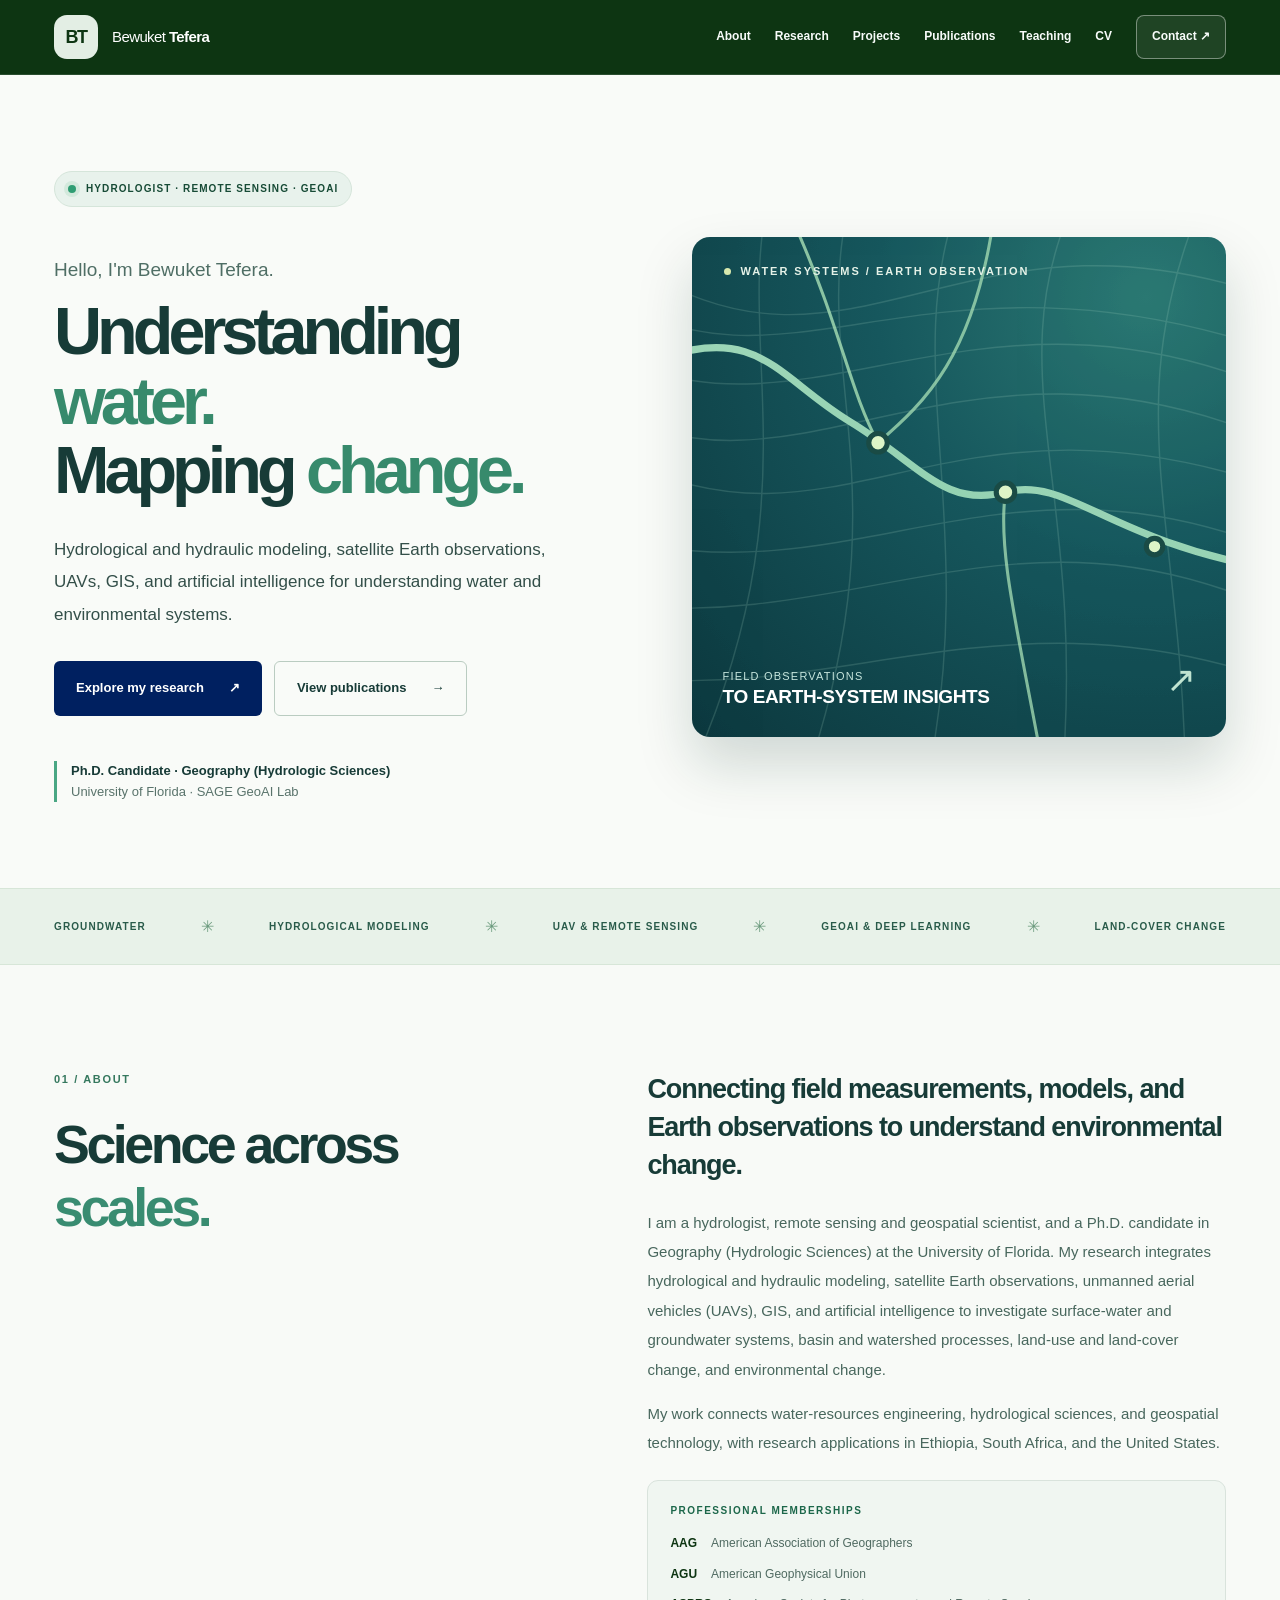
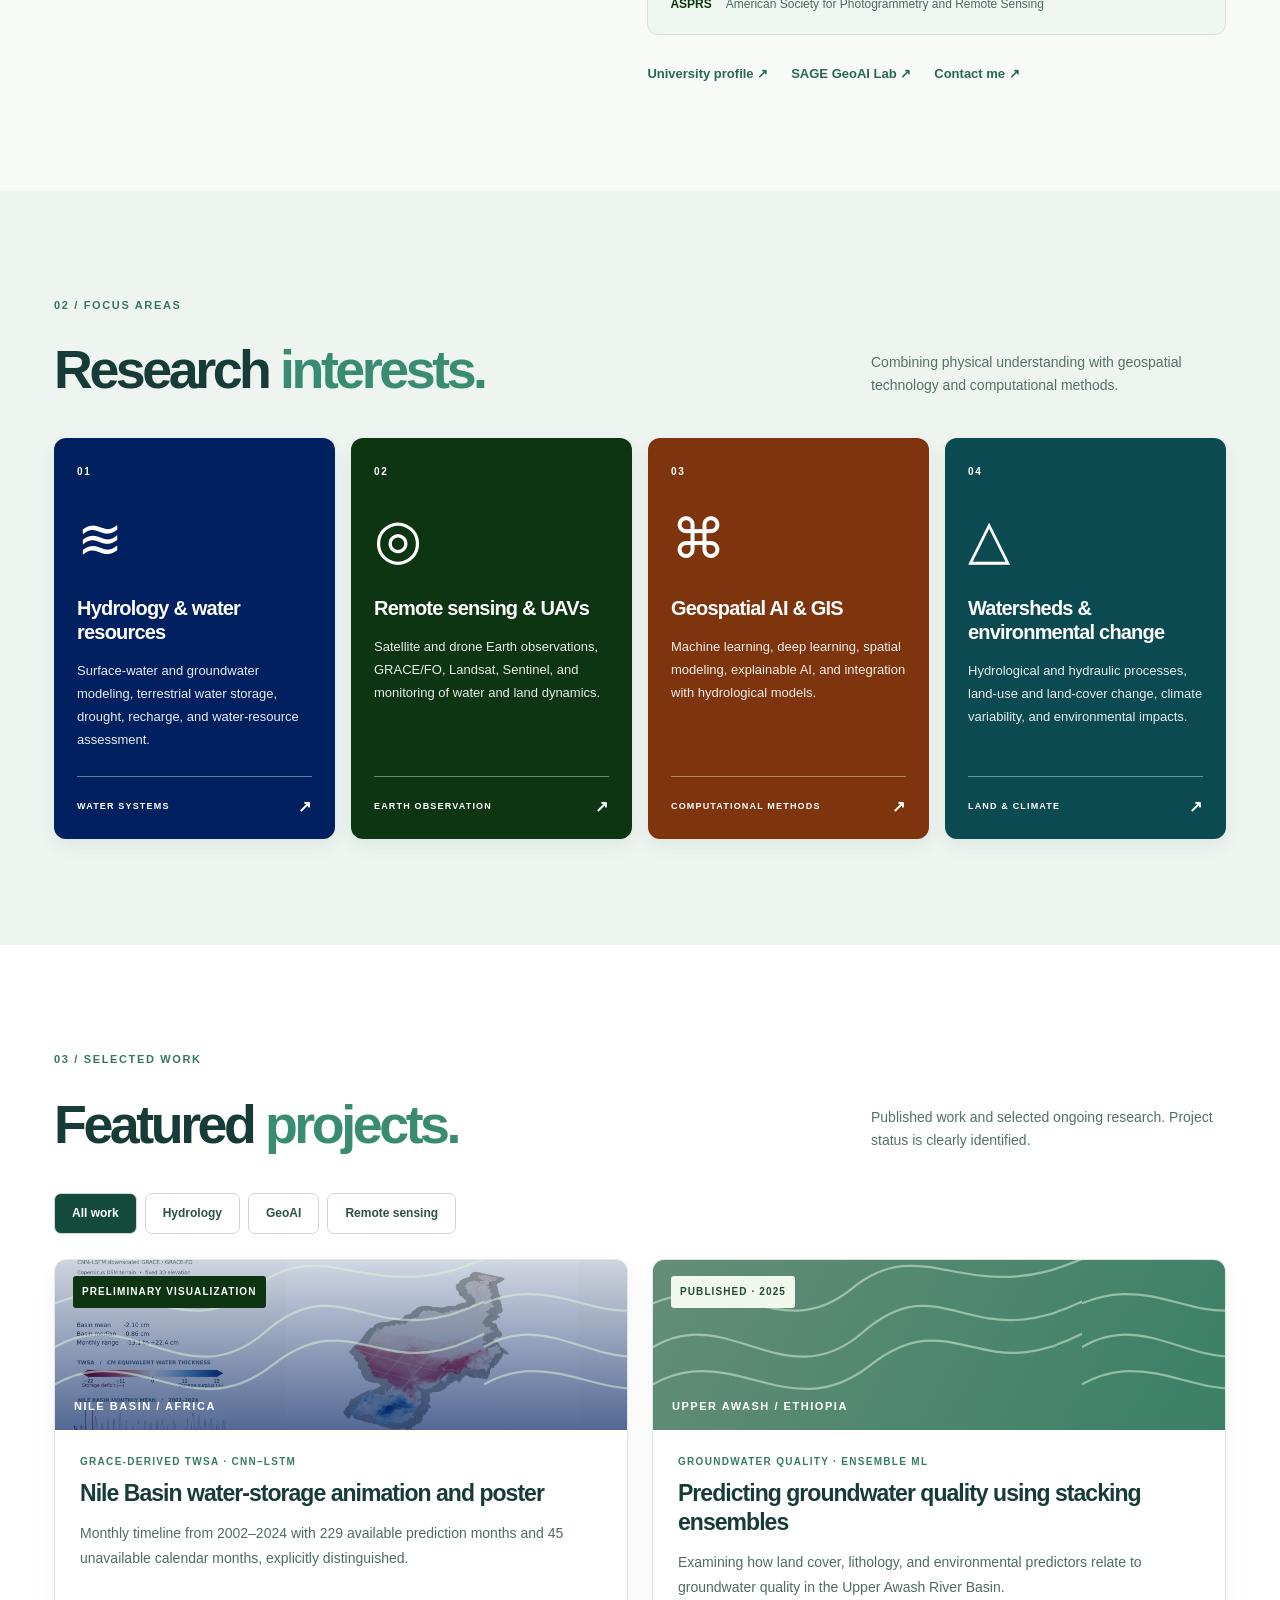
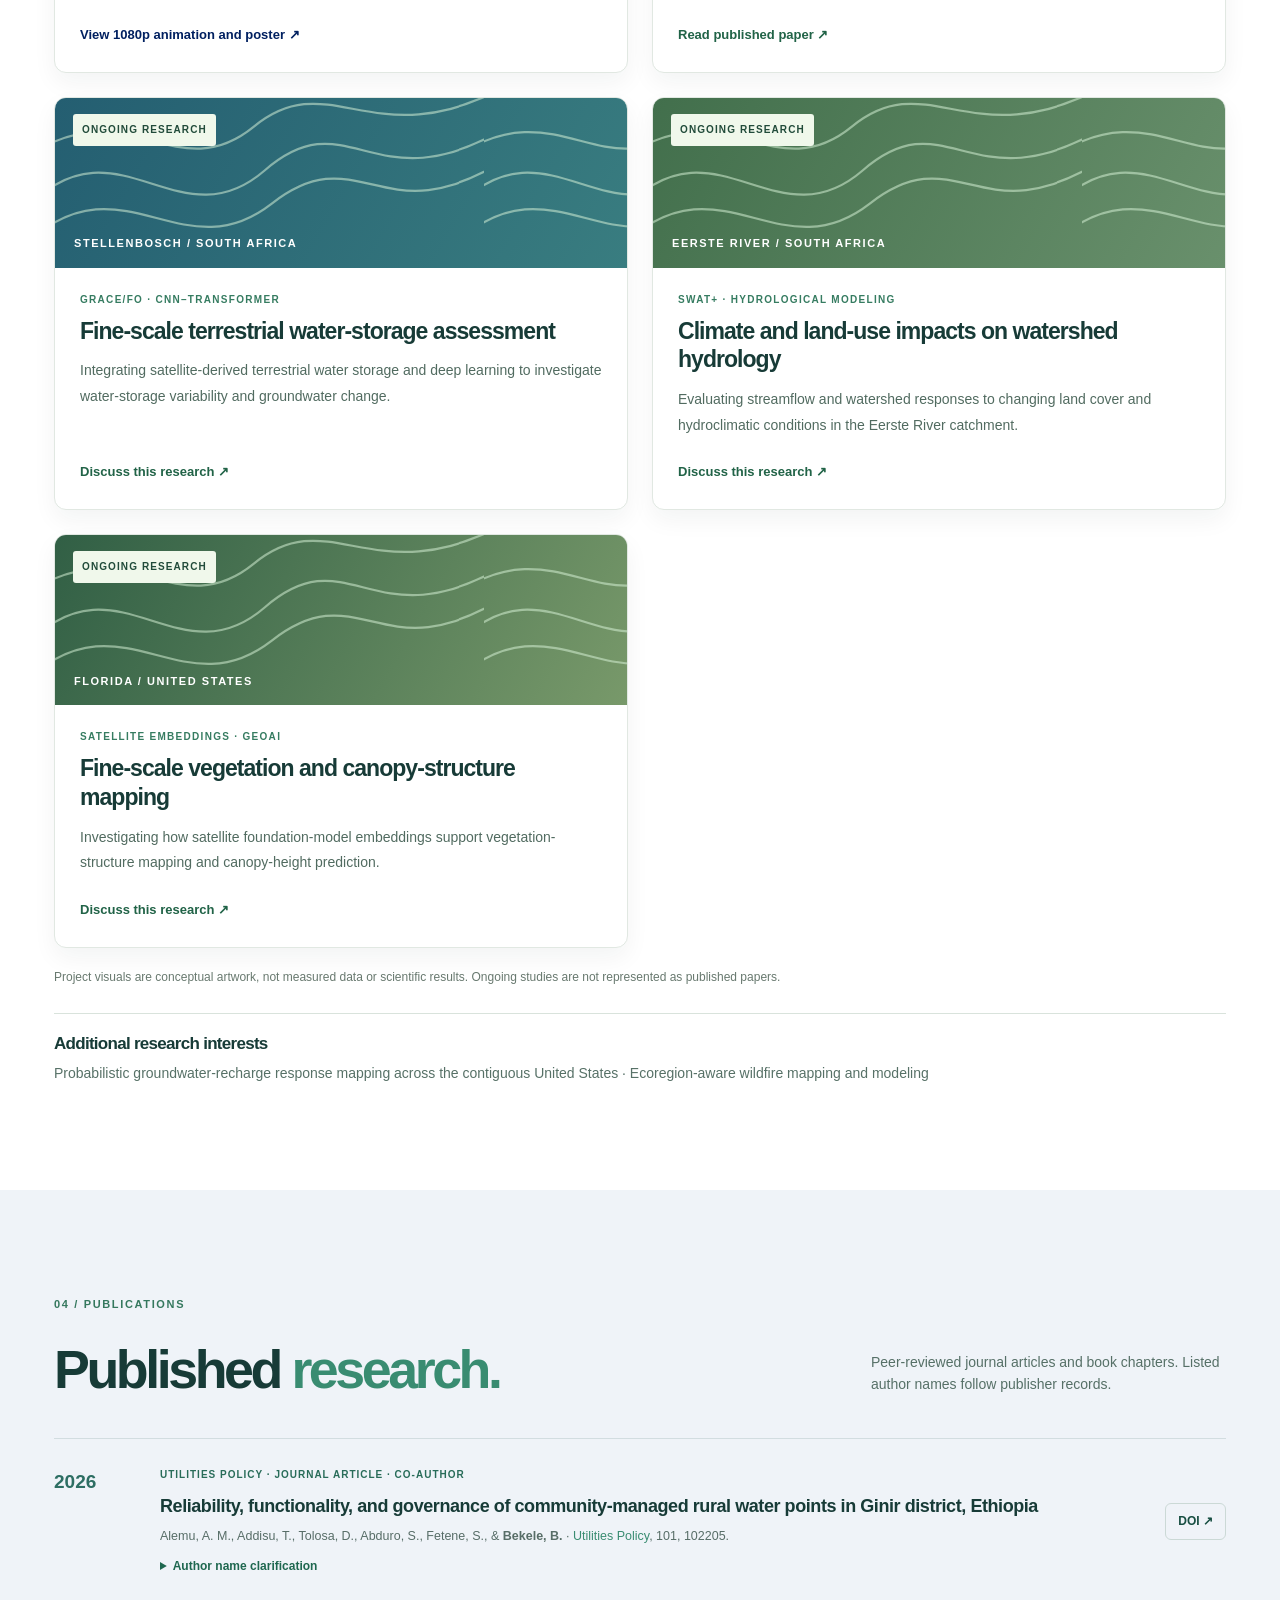
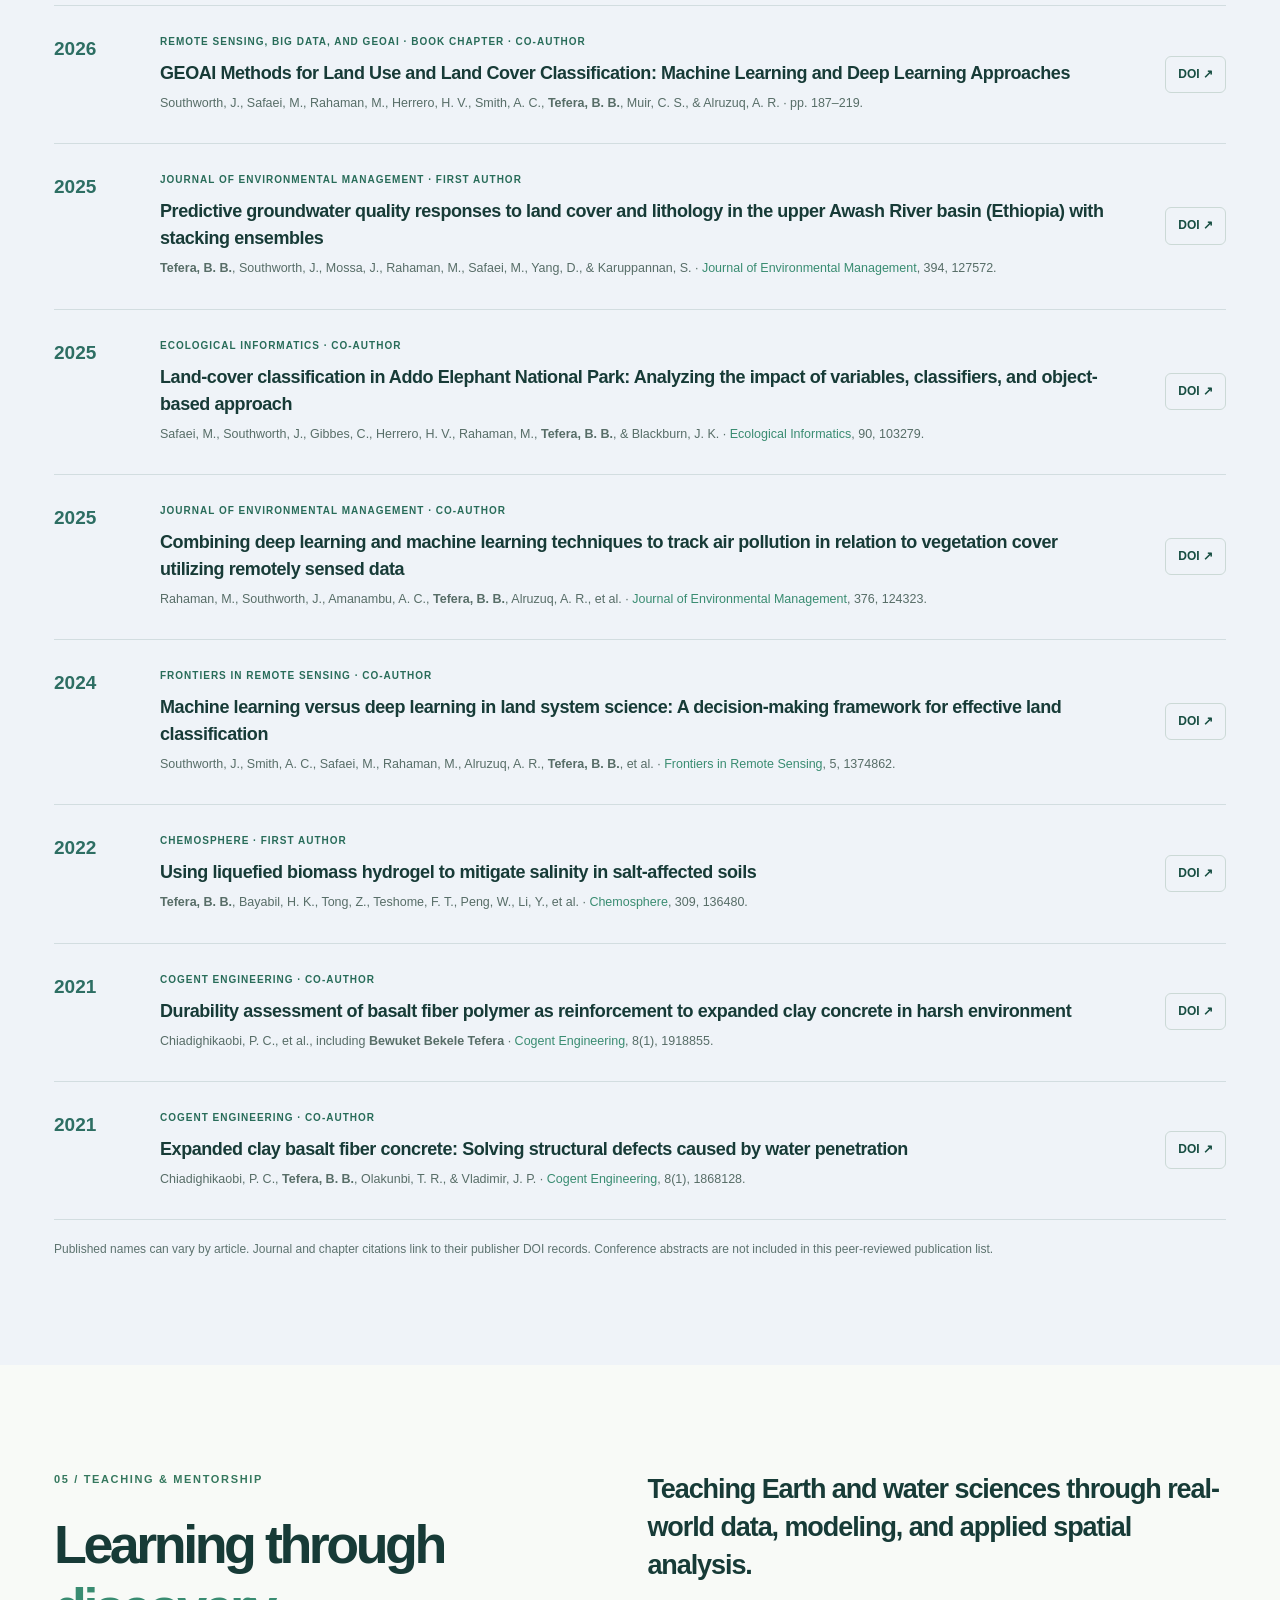
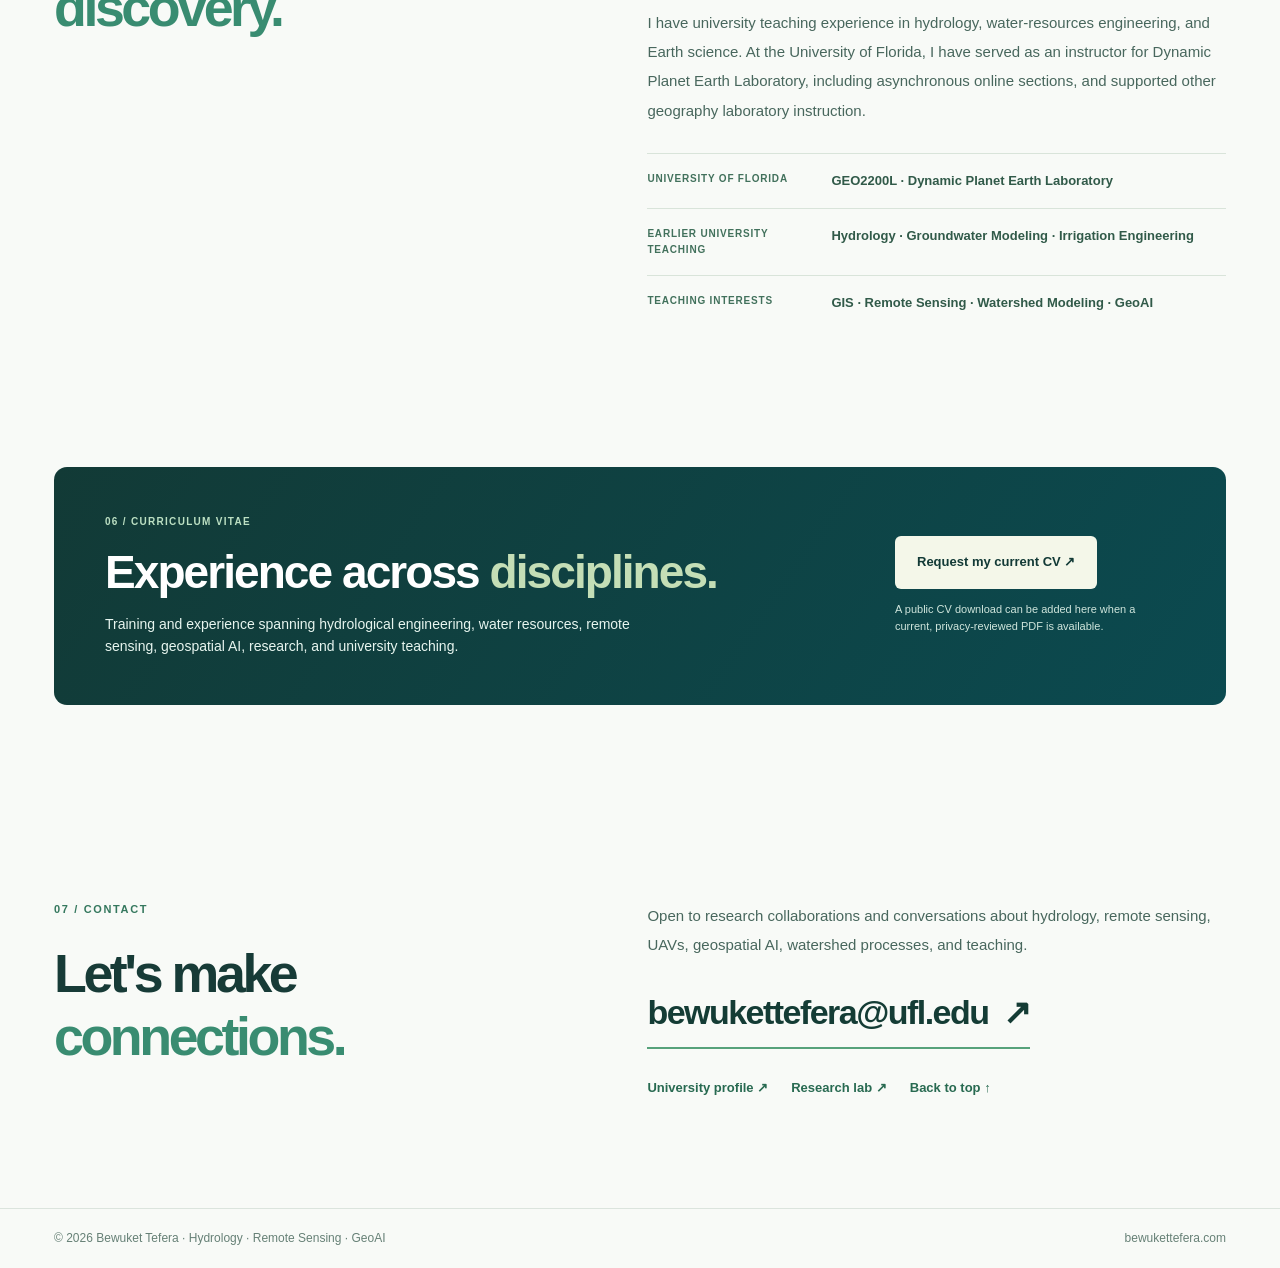
<file: index.html>
<!doctype html>
<html lang="en">
<head>
  <meta charset="utf-8">
  <meta name="viewport" content="width=device-width, initial-scale=1">
  <meta name="theme-color" content="#0D3512">
  <meta name="description" content="Bewuket Tefera is a hydrologist, remote sensing and geospatial scientist, and Ph.D. candidate at the University of Florida. Research in hydrological and hydraulic modeling, UAVs, Earth observation, GIS, and GeoAI.">
  <meta property="og:type" content="website">
  <meta property="og:title" content="Bewuket Tefera | Hydrology, Remote Sensing & GeoAI">
  <meta property="og:description" content="Hydrology, hydraulic modeling, UAVs, Earth observations, GIS and geospatial artificial intelligence.">
  <meta property="og:url" content="https://bewukettefera.com/">
  <link rel="canonical" href="https://bewukettefera.com/">
  <link rel="icon" href="data:image/svg+xml,%3Csvg xmlns='http://www.w3.org/2000/svg' viewBox='0 0 64 64'%3E%3Crect width='64' height='64' rx='14' fill='%230D3512'/%3E%3Ctext x='32' y='43' font-family='Arial' font-weight='bold' font-size='28' text-anchor='middle' fill='white'%3EBT%3C/text%3E%3C/svg%3E">
  <title>Bewuket Tefera | Hydrology · Remote Sensing · GeoAI</title>
  <link rel="stylesheet" href="portfolio-2026.css">
  <script defer src="portfolio-2026.js"></script>
  <script type="application/ld+json">{"@context":"https://schema.org","@type":"Person","name":"Bewuket Tefera","alternateName":["Bewuket B. Tefera","Bewuket Bekele Tefera","Bewuket Bekele"],"url":"https://bewukettefera.com/","affiliation":{"@type":"CollegeOrUniversity","name":"University of Florida"},"description":"Hydrologist, remote sensing and geospatial scientist working in hydrological modeling, Earth observation, GIS, UAVs and GeoAI."}</script>
<link rel="stylesheet" href="/assets/nile-grace/home-card.css">
</head>
<body>
<a class="skip-link" href="#main">Skip to main content</a>
<header class="site-header" id="top">
  <div class="wrap header-inner">
    <a class="brand" href="#top" aria-label="Bewuket Tefera home">
      <span class="brand-mark">BT</span><span class="brand-name">Bewuket <strong>Tefera</strong></span>
    </a>
    <button type="button" class="menu-button" aria-expanded="false" aria-controls="main-nav" aria-label="Open navigation menu">
      <span></span><span></span><span></span>
    </button>
    <nav id="main-nav" class="primary-nav" aria-label="Main navigation">
      <a href="#about">About</a><a href="#research">Research</a><a href="#projects">Projects</a><a href="#publications">Publications</a><a href="#teaching">Teaching</a><a href="#cv">CV</a><a class="nav-contact" href="#contact">Contact <span aria-hidden="true">↗</span></a>
    </nav>
  </div>
</header>
<main id="main">
  <section class="hero section" aria-labelledby="hero-heading">
    <div class="wrap hero-grid">
      <div class="hero-copy">
        <div class="eyebrow-pill"><span class="status-dot"></span> HYDROLOGIST · REMOTE SENSING · GEOAI</div>
        <p class="hero-greeting">Hello, I'm Bewuket Tefera.</p>
        <h1 id="hero-heading">Understanding <span>water.</span><br>Mapping <span>change.</span></h1>
        <p class="hero-intro">Hydrological and hydraulic modeling, satellite Earth observations, UAVs, GIS, and artificial intelligence for understanding water and environmental systems.</p>
        <div class="hero-actions"><a class="button button-navy" href="#research">Explore my research <span aria-hidden="true">↗</span></a><a class="button button-outline" href="#publications">View publications <span aria-hidden="true">→</span></a></div>
        <div class="hero-affiliation"><strong>Ph.D. Candidate · Geography (Hydrologic Sciences)</strong><br>University of Florida · SAGE GeoAI Lab</div>
      </div>
      <div class="hero-art" role="img" aria-label="Conceptual illustration of watershed contours and river connections; not measured scientific data">
        <div class="art-topline">WATER SYSTEMS / EARTH OBSERVATION</div>
        <svg class="topo-art" viewBox="0 0 520 490" aria-hidden="true" focusable="false" preserveAspectRatio="xMidYMid slice">
          <defs><linearGradient id="flowg" x1="0" x2="1" y1="1" y2="0"><stop offset="0" stop-color="#80c8a7"/><stop offset="1" stop-color="#b2e0c3"/></linearGradient></defs>
          <g fill="none" stroke="#B2DFCA" opacity=".17" stroke-width="1.4">
            <path d="M-70 20 C160 180 260 -60 590 70"/><path d="M-80 60 C100 170 230 -10 590 120"/><path d="M-70 120 C120 210 290 15 600 165"/><path d="M-80 170 C110 275 270 55 600 215"/><path d="M-65 220 C160 325 250 120 610 260"/><path d="M-50 300 C175 345 320 190 600 320"/><path d="M-70 360 C175 385 330 240 600 380"/><path d="M-60 430 C150 455 330 330 610 450"/>
            <path d="M75 -40 C40 110 120 250 0 520"/><path d="M155 -40 C110 130 210 240 110 530"/><path d="M260 -35 C200 125 280 275 230 525"/><path d="M380 -50 C290 125 385 240 360 530"/><path d="M495 -30 C415 165 475 275 480 520"/>
          </g>
          <path d="M-30 120 C65 86 85 140 153 181 S245 266 305 250 S405 297 560 324" stroke="url(#flowg)" stroke-width="7" fill="none" stroke-linecap="round"/>
          <path d="M100 -10 C145 91 153 150 181 202" stroke="#a8e0b6" stroke-width="3" fill="none" opacity=".8"/><path d="M294 -20 C275 118 226 163 181 202" stroke="#a8e0b6" stroke-width="3" fill="none" opacity=".75"/><path d="M340 510 C316 380 297 305 305 250" stroke="#a8e0b6" stroke-width="3" fill="none" opacity=".75"/>
          <g fill="#ddf4c7" stroke="#1a4b45" stroke-width="5"><circle cx="181" cy="202" r="9"/><circle cx="305" cy="250" r="9"/><circle cx="450" cy="303" r="8"/></g>
        </svg>
        <div class="art-bottomline"><span>FIELD OBSERVATIONS<br><strong>TO EARTH-SYSTEM INSIGHTS</strong></span><span class="art-symbol" aria-hidden="true">↗</span></div>
      </div>
    </div>
  </section>
  <div class="expertise-strip" aria-label="Areas of expertise"><div class="wrap expertise-list"><span>GROUNDWATER</span><i aria-hidden="true">✳</i><span>HYDROLOGICAL MODELING</span><i aria-hidden="true">✳</i><span>UAV & REMOTE SENSING</span><i aria-hidden="true">✳</i><span>GEOAI & DEEP LEARNING</span><i aria-hidden="true">✳</i><span>LAND-COVER CHANGE</span></div></div>
  <section class="section about-section" id="about" aria-labelledby="about-heading">
    <div class="wrap two-col"><div><p class="section-kicker">01 / ABOUT</p><h2 id="about-heading">Science across <em>scales.</em></h2></div>
      <div class="section-body"><h3>Connecting field measurements, models, and Earth observations to understand environmental change.</h3>
        <p>I am a hydrologist, remote sensing and geospatial scientist, and a Ph.D. candidate in Geography (Hydrologic Sciences) at the University of Florida. My research integrates hydrological and hydraulic modeling, satellite Earth observations, unmanned aerial vehicles (UAVs), GIS, and artificial intelligence to investigate surface-water and groundwater systems, basin and watershed processes, land-use and land-cover change, and environmental change.</p>
        <p>My work connects water-resources engineering, hydrological sciences, and geospatial technology, with research applications in Ethiopia, South Africa, and the United States.</p>
        <div class="association-box"><p class="association-title">PROFESSIONAL MEMBERSHIPS</p><div class="association-list"><a href="https://www.aag.org/" target="_blank" rel="noopener noreferrer">AAG <span>American Association of Geographers</span></a><a href="https://www.agu.org/" target="_blank" rel="noopener noreferrer">AGU <span>American Geophysical Union</span></a><a href="https://www.asprs.org/" target="_blank" rel="noopener noreferrer">ASPRS <span>American Society for Photogrammetry and Remote Sensing</span></a></div></div>
        <div class="text-links"><a href="https://geog.ufl.edu/directory/bewuket-tefera/" target="_blank" rel="noopener noreferrer">University profile ↗</a><a href="https://geog.ufl.edu/sage-lab/" target="_blank" rel="noopener noreferrer">SAGE GeoAI Lab ↗</a><a href="#contact">Contact me ↗</a></div>
      </div>
    </div>
  </section>
  <section class="section focus-section" id="research" aria-labelledby="research-heading"><div class="wrap">
    <div class="section-head"><div><p class="section-kicker">02 / FOCUS AREAS</p><h2 id="research-heading">Research <em>interests.</em></h2></div><p>Combining physical understanding with geospatial technology and computational methods.</p></div>
    <div class="focus-grid">
      <article class="focus-card navy"><span class="focus-number">01</span><span class="focus-icon" aria-hidden="true">≋</span><h3>Hydrology & water resources</h3><p>Surface-water and groundwater modeling, terrestrial water storage, drought, recharge, and water-resource assessment.</p><div class="focus-footer">WATER SYSTEMS <span aria-hidden="true">↗</span></div></article>
      <article class="focus-card green"><span class="focus-number">02</span><span class="focus-icon" aria-hidden="true">◎</span><h3>Remote sensing & UAVs</h3><p>Satellite and drone Earth observations, GRACE/FO, Landsat, Sentinel, and monitoring of water and land dynamics.</p><div class="focus-footer">EARTH OBSERVATION <span aria-hidden="true">↗</span></div></article>
      <article class="focus-card brown"><span class="focus-number">03</span><span class="focus-icon" aria-hidden="true">⌘</span><h3>Geospatial AI & GIS</h3><p>Machine learning, deep learning, spatial modeling, explainable AI, and integration with hydrological models.</p><div class="focus-footer">COMPUTATIONAL METHODS <span aria-hidden="true">↗</span></div></article>
      <article class="focus-card teal"><span class="focus-number">04</span><span class="focus-icon" aria-hidden="true">△</span><h3>Watersheds & environmental change</h3><p>Hydrological and hydraulic processes, land-use and land-cover change, climate variability, and environmental impacts.</p><div class="focus-footer">LAND & CLIMATE <span aria-hidden="true">↗</span></div></article>
    </div>
  </div></section>
  <section class="section projects-section" id="projects" aria-labelledby="projects-heading"><div class="wrap">
    <div class="section-head"><div><p class="section-kicker">03 / SELECTED WORK</p><h2 id="projects-heading">Featured <em>projects.</em></h2></div><p>Published work and selected ongoing research. Project status is clearly identified.</p></div>
    <div class="filter-bar" role="group" aria-label="Filter projects"><button class="filter active" type="button" data-filter="all" aria-pressed="true">All work</button><button class="filter" type="button" data-filter="hydrology" aria-pressed="false">Hydrology</button><button class="filter" type="button" data-filter="geoai" aria-pressed="false">GeoAI</button><button class="filter" type="button" data-filter="remote" aria-pressed="false">Remote sensing</button></div>
    <div class="project-grid">
<!-- NILE_GRACE_PROJECT_START -->
<article class="project-card nile-grace-card" data-tags="hydrology geoai remote">
  <div class="project-visual nile-grace-visual">
    <span class="project-status">PRELIMINARY VISUALIZATION</span>
    <span class="visual-caption">NILE BASIN / AFRICA</span>
  </div>
  <div class="project-content">
    <p class="project-topic">GRACE-DERIVED TWSA · CNN–LSTM</p>
    <h3>Nile Basin water-storage animation and poster</h3>
    <p>Monthly timeline from 2002–2024 with 229 available prediction months and 45 unavailable calendar months, explicitly distinguished.</p>
    <a href="/nile-grace.html">View 1080p animation and poster ↗</a>
  </div>
</article>
<!-- NILE_GRACE_PROJECT_END -->

      <article class="project-card" data-tags="hydrology geoai"><div class="project-visual visual-awash"><span class="project-status">PUBLISHED · 2025</span><span class="visual-caption">UPPER AWASH / ETHIOPIA</span></div><div class="project-content"><p class="project-topic">GROUNDWATER QUALITY · ENSEMBLE ML</p><h3>Predicting groundwater quality using stacking ensembles</h3><p>Examining how land cover, lithology, and environmental predictors relate to groundwater quality in the Upper Awash River Basin.</p><a href="https://doi.org/10.1016/j.jenvman.2025.127572" target="_blank" rel="noopener noreferrer">Read published paper ↗</a></div></article>
      <article class="project-card" data-tags="hydrology geoai remote"><div class="project-visual visual-storage"><span class="project-status">ONGOING RESEARCH</span><span class="visual-caption">STELLENBOSCH / SOUTH AFRICA</span></div><div class="project-content"><p class="project-topic">GRACE/FO · CNN–TRANSFORMER</p><h3>Fine-scale terrestrial water-storage assessment</h3><p>Integrating satellite-derived terrestrial water storage and deep learning to investigate water-storage variability and groundwater change.</p><a href="#contact">Discuss this research ↗</a></div></article>
      <article class="project-card" data-tags="hydrology"><div class="project-visual visual-watershed"><span class="project-status">ONGOING RESEARCH</span><span class="visual-caption">EERSTE RIVER / SOUTH AFRICA</span></div><div class="project-content"><p class="project-topic">SWAT+ · HYDROLOGICAL MODELING</p><h3>Climate and land-use impacts on watershed hydrology</h3><p>Evaluating streamflow and watershed responses to changing land cover and hydroclimatic conditions in the Eerste River catchment.</p><a href="#contact">Discuss this research ↗</a></div></article>
      <article class="project-card" data-tags="geoai remote"><div class="project-visual visual-vegetation"><span class="project-status">ONGOING RESEARCH</span><span class="visual-caption">FLORIDA / UNITED STATES</span></div><div class="project-content"><p class="project-topic">SATELLITE EMBEDDINGS · GEOAI</p><h3>Fine-scale vegetation and canopy-structure mapping</h3><p>Investigating how satellite foundation-model embeddings support vegetation-structure mapping and canopy-height prediction.</p><a href="#contact">Discuss this research ↗</a></div></article>
    </div>
    <p class="project-note">Project visuals are conceptual artwork, not measured data or scientific results. Ongoing studies are not represented as published papers.</p>
    <div class="extra-research"><h3>Additional research interests</h3><p>Probabilistic groundwater-recharge response mapping across the contiguous United States · Ecoregion-aware wildfire mapping and modeling</p></div>
  </div></section>
  <section class="section publications-section" id="publications" aria-labelledby="pub-heading"><div class="wrap">
    <div class="section-head"><div><p class="section-kicker">04 / PUBLICATIONS</p><h2 id="pub-heading">Published <em>research.</em></h2></div><p>Peer-reviewed journal articles and book chapters. Listed author names follow publisher records.</p></div>
    <ol class="publication-list">
      <li class="pub-item"><div class="pub-year">2026</div><div class="pub-content"><div class="pub-meta">UTILITIES POLICY · JOURNAL ARTICLE · CO-AUTHOR</div><h3>Reliability, functionality, and governance of community-managed rural water points in Ginir district, Ethiopia</h3><p>Alemu, A. M., Addisu, T., Tolosa, D., Abduro, S., Fetene, S., &amp; <strong>Bekele, B.</strong> · <em>Utilities Policy</em>, 101, 102205.</p><details class="pub-note"><summary>Author name clarification</summary><p>The publisher lists the final author as “Bewuket Bekele.” This publication is part of my research record; I use the professional name Bewuket B. Tefera.</p></details></div><a class="doi-link" href="https://doi.org/10.1016/j.jup.2026.102205" target="_blank" rel="noopener noreferrer" aria-label="DOI for 2026 rural water points article">DOI ↗</a></li>
      <li class="pub-item"><div class="pub-year">2026</div><div class="pub-content"><div class="pub-meta">REMOTE SENSING, BIG DATA, AND GEOAI · BOOK CHAPTER · CO-AUTHOR</div><h3>GEOAI Methods for Land Use and Land Cover Classification: Machine Learning and Deep Learning Approaches</h3><p>Southworth, J., Safaei, M., Rahaman, M., Herrero, H. V., Smith, A. C., <strong>Tefera, B. B.</strong>, Muir, C. S., &amp; Alruzuq, A. R. · pp. 187–219.</p></div><a class="doi-link" href="https://doi.org/10.1016/B978-0-443-26741-3.00011-8" target="_blank" rel="noopener noreferrer" aria-label="DOI for 2026 GeoAI chapter">DOI ↗</a></li>
      <li class="pub-item"><div class="pub-year">2025</div><div class="pub-content"><div class="pub-meta">JOURNAL OF ENVIRONMENTAL MANAGEMENT · FIRST AUTHOR</div><h3>Predictive groundwater quality responses to land cover and lithology in the upper Awash River basin (Ethiopia) with stacking ensembles</h3><p><strong>Tefera, B. B.</strong>, Southworth, J., Mossa, J., Rahaman, M., Safaei, M., Yang, D., &amp; Karuppannan, S. · <em>Journal of Environmental Management</em>, 394, 127572.</p></div><a class="doi-link" href="https://doi.org/10.1016/j.jenvman.2025.127572" target="_blank" rel="noopener noreferrer">DOI ↗</a></li>
      <li class="pub-item"><div class="pub-year">2025</div><div class="pub-content"><div class="pub-meta">ECOLOGICAL INFORMATICS · CO-AUTHOR</div><h3>Land-cover classification in Addo Elephant National Park: Analyzing the impact of variables, classifiers, and object-based approach</h3><p>Safaei, M., Southworth, J., Gibbes, C., Herrero, H. V., Rahaman, M., <strong>Tefera, B. B.</strong>, &amp; Blackburn, J. K. · <em>Ecological Informatics</em>, 90, 103279.</p></div><a class="doi-link" href="https://doi.org/10.1016/j.ecoinf.2025.103279" target="_blank" rel="noopener noreferrer">DOI ↗</a></li>
      <li class="pub-item"><div class="pub-year">2025</div><div class="pub-content"><div class="pub-meta">JOURNAL OF ENVIRONMENTAL MANAGEMENT · CO-AUTHOR</div><h3>Combining deep learning and machine learning techniques to track air pollution in relation to vegetation cover utilizing remotely sensed data</h3><p>Rahaman, M., Southworth, J., Amanambu, A. C., <strong>Tefera, B. B.</strong>, Alruzuq, A. R., et al. · <em>Journal of Environmental Management</em>, 376, 124323.</p></div><a class="doi-link" href="https://doi.org/10.1016/j.jenvman.2025.124323" target="_blank" rel="noopener noreferrer">DOI ↗</a></li>
      <li class="pub-item"><div class="pub-year">2024</div><div class="pub-content"><div class="pub-meta">FRONTIERS IN REMOTE SENSING · CO-AUTHOR</div><h3>Machine learning versus deep learning in land system science: A decision-making framework for effective land classification</h3><p>Southworth, J., Smith, A. C., Safaei, M., Rahaman, M., Alruzuq, A. R., <strong>Tefera, B. B.</strong>, et al. · <em>Frontiers in Remote Sensing</em>, 5, 1374862.</p></div><a class="doi-link" href="https://doi.org/10.3389/frsen.2024.1374862" target="_blank" rel="noopener noreferrer">DOI ↗</a></li>
      <li class="pub-item"><div class="pub-year">2022</div><div class="pub-content"><div class="pub-meta">CHEMOSPHERE · FIRST AUTHOR</div><h3>Using liquefied biomass hydrogel to mitigate salinity in salt-affected soils</h3><p><strong>Tefera, B. B.</strong>, Bayabil, H. K., Tong, Z., Teshome, F. T., Peng, W., Li, Y., et al. · <em>Chemosphere</em>, 309, 136480.</p></div><a class="doi-link" href="https://doi.org/10.1016/j.chemosphere.2022.136480" target="_blank" rel="noopener noreferrer">DOI ↗</a></li>
      <li class="pub-item"><div class="pub-year">2021</div><div class="pub-content"><div class="pub-meta">COGENT ENGINEERING · CO-AUTHOR</div><h3>Durability assessment of basalt fiber polymer as reinforcement to expanded clay concrete in harsh environment</h3><p>Chiadighikaobi, P. C., et al., including <strong>Bewuket Bekele Tefera</strong> · <em>Cogent Engineering</em>, 8(1), 1918855.</p></div><a class="doi-link" href="https://doi.org/10.1080/23311916.2021.1918855" target="_blank" rel="noopener noreferrer">DOI ↗</a></li>
      <li class="pub-item"><div class="pub-year">2021</div><div class="pub-content"><div class="pub-meta">COGENT ENGINEERING · CO-AUTHOR</div><h3>Expanded clay basalt fiber concrete: Solving structural defects caused by water penetration</h3><p>Chiadighikaobi, P. C., <strong>Tefera, B. B.</strong>, Olakunbi, T. R., &amp; Vladimir, J. P. · <em>Cogent Engineering</em>, 8(1), 1868128.</p></div><a class="doi-link" href="https://doi.org/10.1080/23311916.2020.1868128" target="_blank" rel="noopener noreferrer">DOI ↗</a></li>
    </ol>
    <p class="pub-footnote">Published names can vary by article. Journal and chapter citations link to their publisher DOI records. Conference abstracts are not included in this peer-reviewed publication list.</p>
  </div></section>
  <section class="section teaching-section" id="teaching" aria-labelledby="teaching-heading"><div class="wrap two-col"><div><p class="section-kicker">05 / TEACHING & MENTORSHIP</p><h2 id="teaching-heading">Learning through <em>discovery.</em></h2></div><div class="section-body"><h3>Teaching Earth and water sciences through real-world data, modeling, and applied spatial analysis.</h3><p>I have university teaching experience in hydrology, water-resources engineering, and Earth science. At the University of Florida, I have served as an instructor for Dynamic Planet Earth Laboratory, including asynchronous online sections, and supported other geography laboratory instruction.</p><div class="teaching-lines"><div><span>UNIVERSITY OF FLORIDA</span><strong>GEO2200L · Dynamic Planet Earth Laboratory</strong></div><div><span>EARLIER UNIVERSITY TEACHING</span><strong>Hydrology · Groundwater Modeling · Irrigation Engineering</strong></div><div><span>TEACHING INTERESTS</span><strong>GIS · Remote Sensing · Watershed Modeling · GeoAI</strong></div></div></div></div></section>
  <section class="cv-section section" id="cv" aria-labelledby="cv-heading"><div class="wrap"><div class="cv-box"><div><p class="cv-label">06 / CURRICULUM VITAE</p><h2 id="cv-heading">Experience across <em>disciplines.</em></h2><p>Training and experience spanning hydrological engineering, water resources, remote sensing, geospatial AI, research, and university teaching.</p></div><div class="cv-actions"><a class="button button-cream" href="mailto:bewukettefera@ufl.edu?subject=Request%20for%20current%20CV">Request my current CV ↗</a><p>A public CV download can be added here when a current, privacy-reviewed PDF is available.</p></div></div></div></section>
  <section class="section contact-section" id="contact" aria-labelledby="contact-heading"><div class="wrap two-col"><div><p class="section-kicker">07 / CONTACT</p><h2 id="contact-heading">Let's make <em>connections.</em></h2></div><div class="section-body"><p>Open to research collaborations and conversations about hydrology, remote sensing, UAVs, geospatial AI, watershed processes, and teaching.</p><a class="contact-email" href="mailto:bewukettefera@ufl.edu">bewukettefera@ufl.edu <span aria-hidden="true">↗</span></a><div class="text-links"><a href="https://geog.ufl.edu/directory/bewuket-tefera/" target="_blank" rel="noopener noreferrer">University profile ↗</a><a href="https://geog.ufl.edu/sage-lab/" target="_blank" rel="noopener noreferrer">Research lab ↗</a><a href="#top">Back to top ↑</a></div></div></div></section>
</main>
<footer class="site-footer"><div class="wrap footer-inner"><p>© <span id="year">2026</span> Bewuket Tefera · Hydrology · Remote Sensing · GeoAI</p><p><a href="https://bewukettefera.com/">bewukettefera.com</a></p></div></footer>
</body>
</html>
</file>
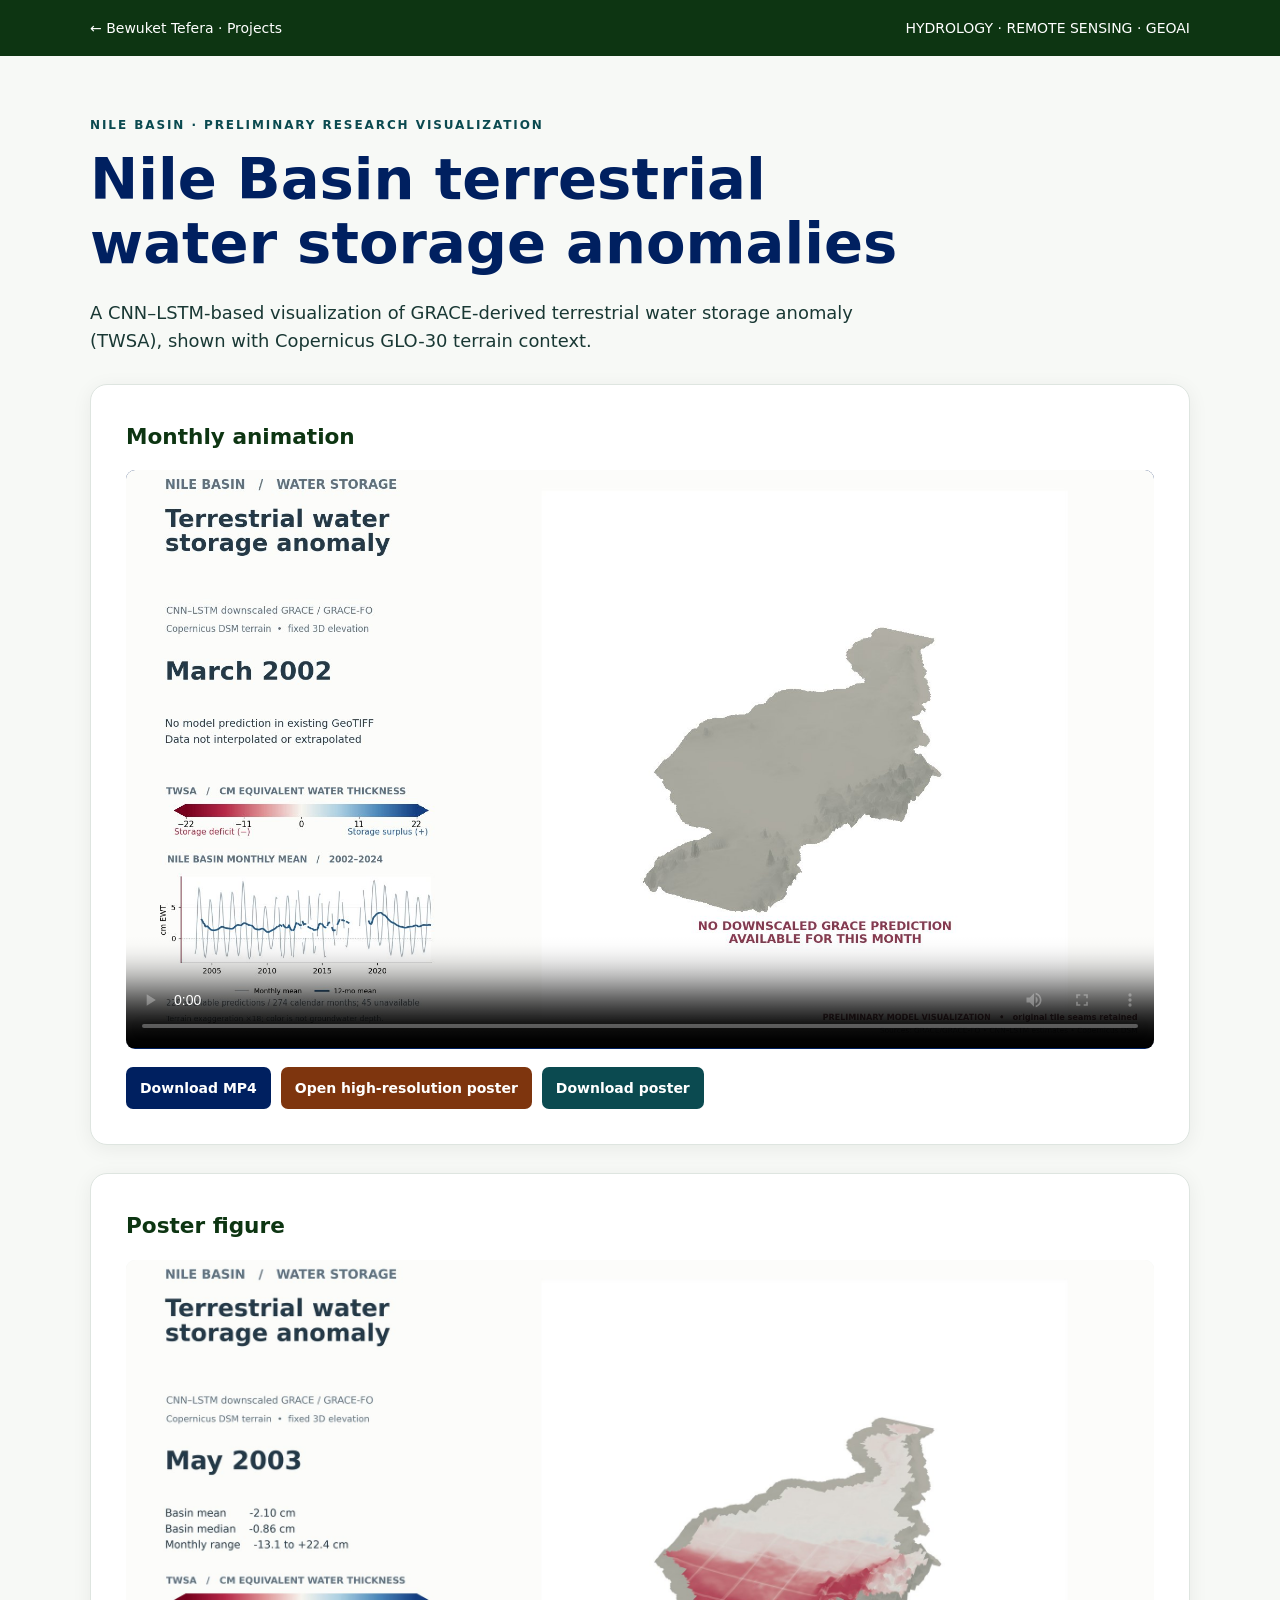
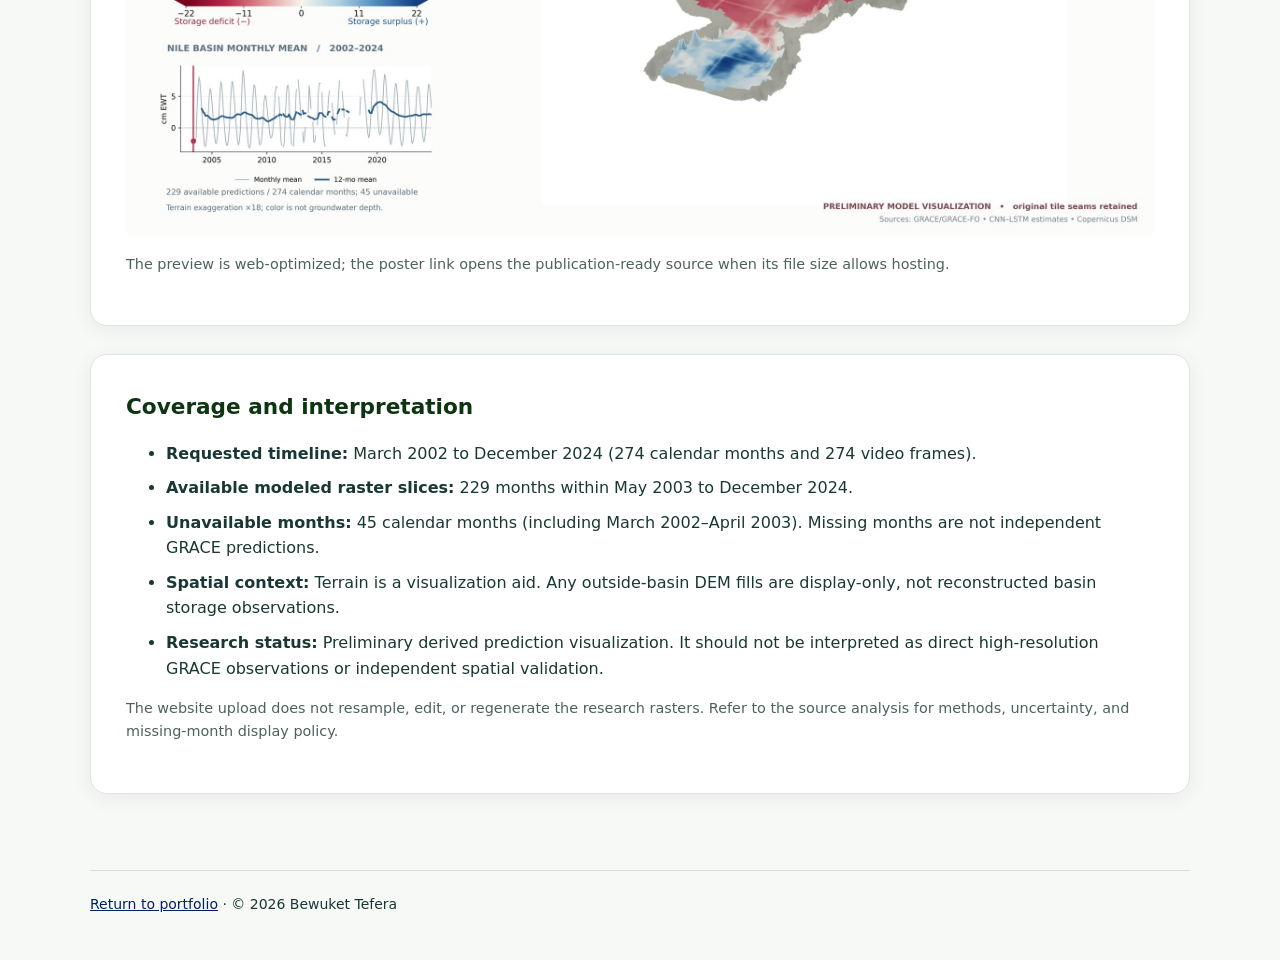
<file: nile-grace.html>
<!doctype html>
<html lang="en"><head><meta charset="utf-8"><meta name="viewport" content="width=device-width, initial-scale=1">
<meta name="description" content="Preliminary Nile Basin CNN-LSTM GRACE-derived terrestrial water storage animation, poster, and documented temporal coverage.">
<title>Nile Basin GRACE TWSA visualization | Bewuket Tefera</title>
<link rel="stylesheet" href="/assets/nile-grace/nile.css"></head>
<body><header><div class="wrap"><a href="/#projects">← Bewuket Tefera · Projects</a><span>HYDROLOGY · REMOTE SENSING · GEOAI</span></div></header>
<main class="wrap"><p class="eyebrow">NILE BASIN · PRELIMINARY RESEARCH VISUALIZATION</p>
<h1>Nile Basin terrestrial water storage anomalies</h1>
<p class="lead">A CNN–LSTM-based visualization of GRACE-derived terrestrial water storage anomaly (TWSA), shown with Copernicus GLO-30 terrain context.</p>
<section class="media"><h2>Monthly animation</h2>
<video controls playsinline preload="metadata" poster="/assets/nile-grace/nile-firstframe-web.jpg">
<source src="/assets/nile-grace/nile-grace-1080p.mp4" type="video/mp4">Your browser does not support this video. <a href="/assets/nile-grace/nile-grace-1080p.mp4">Download it here</a>.</video>
<div class="actions"><a href="/assets/nile-grace/nile-grace-1080p.mp4" download>Download MP4</a><a href="/assets/nile-grace/nile-poster-300dpi.png" target="_blank" rel="noopener">Open high-resolution poster</a><a href="/assets/nile-grace/nile-poster-300dpi.png" download>Download poster</a></div></section>
<section class="media"><h2>Poster figure</h2><a href="/assets/nile-grace/nile-poster-300dpi.png" target="_blank" rel="noopener"><img class="poster" src="/assets/nile-grace/nile-poster-web.jpg" alt="Poster figure of modeled Nile Basin GRACE-derived terrestrial water storage anomaly, first available mapped month"></a>
<p class="small">The preview is web-optimized; the poster link opens the publication-ready source when its file size allows hosting.</p></section>
<section class="notes"><h2>Coverage and interpretation</h2>
<ul><li><strong>Requested timeline:</strong> March 2002 to December 2024 (274 calendar months and 274 video frames).</li>
<li><strong>Available modeled raster slices:</strong> 229 months within May 2003 to December 2024.</li>
<li><strong>Unavailable months:</strong> 45 calendar months (including March 2002–April 2003). Missing months are not independent GRACE predictions.</li>
<li><strong>Spatial context:</strong> Terrain is a visualization aid. Any outside-basin DEM fills are display-only, not reconstructed basin storage observations.</li>
<li><strong>Research status:</strong> Preliminary derived prediction visualization. It should not be interpreted as direct high-resolution GRACE observations or independent spatial validation.</li></ul>
<p class="small">The website upload does not resample, edit, or regenerate the research rasters. Refer to the source analysis for methods, uncertainty, and missing-month display policy.</p></section>
</main><footer class="wrap"><a href="/">Return to portfolio</a> · © 2026 Bewuket Tefera</footer></body></html>
</file>
<file: portfolio-2026.css>
:root{--navy:#002060;--forest:#0D3512;--brown:#7E350E;--teal:#0B4A50;--ink:#173b37;--text:#334f49;--muted:#59736b;--bg:#f8faf7;--white:#fff;--mint:#eaf1ed;--border:#d9e3dc;--focus:#e8b547;--max:1172px}
*,*::before,*::after{box-sizing:border-box}html{scroll-behavior:smooth;scroll-padding-top:92px}body{margin:0;color:var(--ink);background:var(--bg);font-family:Inter,ui-sans-serif,-apple-system,BlinkMacSystemFont,"Segoe UI",Arial,sans-serif;font-size:16px;line-height:1.6;-webkit-font-smoothing:antialiased}h1,h2,h3,p{margin-top:0}h1,h2,h3{line-height:1.17;letter-spacing:-.042em}a{color:inherit}a:focus-visible,button:focus-visible,summary:focus-visible{outline:3px solid var(--focus);outline-offset:4px}button{font:inherit}em{font-style:normal;color:#398c71}.wrap{width:min(calc(100% - 68px),var(--max));margin-inline:auto}.section{padding:106px 0}.section-kicker{color:#35785e;font-size:11px;font-weight:850;letter-spacing:.15em;margin-bottom:24px}.skip-link{position:absolute;top:-100px;left:12px;background:#fff;color:var(--navy);padding:10px 18px;z-index:100}.skip-link:focus{top:12px}
.site-header{height:75px;background:var(--forest);color:white;position:sticky;top:0;z-index:50;border-bottom:1px solid rgba(255,255,255,.12)}.header-inner{height:100%;display:flex;align-items:center;justify-content:space-between;gap:20px}.brand{display:inline-flex;align-items:center;gap:14px;text-decoration:none;white-space:nowrap}.brand-mark{width:44px;height:44px;border-radius:13px;display:grid;place-items:center;background:#e3eee4;color:var(--forest);font-weight:900;font-size:18px;letter-spacing:-.09em}.brand-name{font-size:15px;letter-spacing:-.04em}.brand-name strong{font-weight:850}.primary-nav{display:flex;gap:24px;align-items:center}.primary-nav>a{text-decoration:none;color:#f8fcfa;font-weight:700;font-size:12px;white-space:nowrap;transition:opacity .2s}.primary-nav>a:hover{opacity:.72}.primary-nav .nav-contact{border:1px solid rgba(255,255,255,.4);border-radius:8px;padding:11px 15px;background:rgba(255,255,255,.08)}.menu-button{display:none}
.hero{padding-top:96px;padding-bottom:86px;background:#f9fbf8}.hero-grid{display:grid;grid-template-columns:1.03fr .97fr;gap:70px;align-items:center}.eyebrow-pill{display:inline-flex;align-items:center;gap:10px;background:#e8f2ec;border:1px solid #d5e5da;padding:9px 13px;border-radius:28px;color:#174b36;font-size:10px;letter-spacing:.11em;font-weight:850}.status-dot{width:8px;height:8px;border-radius:50%;background:#2f9d73;box-shadow:0 0 0 4px #d3e9dc}.hero-greeting{font-size:19px;color:#4f6e65;margin:48px 0 12px}.hero h1{font-size:clamp(46px,5.2vw,76px);line-height:1.045;letter-spacing:-.075em;margin-bottom:28px}.hero h1 span{color:#378a6c}.hero-intro{max-width:540px;font-size:17px;line-height:1.9;color:var(--text);margin-bottom:30px}.hero-actions{display:flex;gap:12px;flex-wrap:wrap}.button{display:inline-flex;align-items:center;justify-content:center;gap:25px;text-decoration:none;font-size:13px;font-weight:800;border-radius:6px;padding:16px 22px;min-height:52px;transition:transform .2s,box-shadow .2s}.button:hover{transform:translateY(-2px);box-shadow:0 6px 20px rgba(0,30,45,.12)}.button-navy{background:var(--navy);color:white}.button-outline{background:transparent;border:1px solid #baccc1}.hero-affiliation{border-left:3px solid #4aa784;padding-left:14px;margin-top:45px;color:var(--muted);font-size:13px}.hero-affiliation strong{color:var(--ink)}
.hero-art{position:relative;overflow:hidden;isolation:isolate;border-radius:18px;background:radial-gradient(ellipse at 85% 12%,#2b7973 0%,#16575d 42%,#0c383e 100%);height:min(40vw,500px);min-height:400px;box-shadow:0 28px 55px rgba(12,49,43,.17);color:white}.art-topline{position:absolute;top:26px;left:32px;z-index:2;font-size:11px;font-weight:800;letter-spacing:.18em;color:#e5f2e8}.art-topline:before{content:"";width:7px;height:7px;background:#d8e9ae;border-radius:50%;display:inline-block;margin-right:10px}.topo-art{position:absolute;inset:0;height:100%;width:100%}.art-bottomline{position:absolute;bottom:28px;left:31px;right:29px;display:flex;justify-content:space-between;align-items:flex-end;font-size:11px;letter-spacing:.11em;color:#c7e6de;z-index:2}.art-bottomline strong{font-size:19px;letter-spacing:-.02em;line-height:1.15;color:white}.art-symbol{font-size:36px;color:#c0e4d1}
.expertise-strip{background:#e8f2e9;border-block:1px solid #d7e6d8}.expertise-list{display:flex;justify-content:space-between;align-items:center;gap:12px;min-height:75px}.expertise-list span{font-size:10px;letter-spacing:.11em;font-weight:800;color:#295b4a}.expertise-list i{font-style:normal;color:#6b9a7d}.two-col{display:grid;grid-template-columns:.9fr 1.1fr;gap:120px}.two-col h2,.section-head h2{font-size:clamp(38px,4.2vw,59px);letter-spacing:-.064em;max-width:550px}.section-body h3{font-size:clamp(20px,2.3vw,27px);letter-spacing:-.04em;line-height:1.4;max-width:655px;margin-bottom:23px}.section-body p{font-size:15px;color:#48675d;line-height:1.96}.text-links{display:flex;flex-wrap:wrap;gap:23px;margin-top:29px}.text-links a{color:#286a51;text-decoration:none;font-weight:800;font-size:13px}.text-links a:hover{text-decoration:underline}.association-box{border:1px solid var(--border);background:#f0f6f1;padding:20px 22px;border-radius:11px;margin-top:22px}.association-title{letter-spacing:.15em;font-weight:900;font-size:10px!important;color:#1c674a!important;margin-bottom:14px}.association-list{display:grid;gap:11px}.association-list a{display:flex;gap:14px;align-items:baseline;text-decoration:none;font-size:12px;font-weight:900;color:var(--forest)}.association-list a:hover{text-decoration:underline}.association-list span{font-weight:500;color:#4f6a61}
.focus-section{background:#eef5f1}.section-head{display:flex;justify-content:space-between;align-items:end;gap:55px;margin-bottom:37px}.section-head h2{margin:0}.section-head>p{max-width:355px;color:#567067;font-size:14px;margin-bottom:5px}.focus-grid{display:grid;grid-template-columns:repeat(4,1fr);gap:16px}.focus-card{min-height:320px;color:white;border-radius:12px;padding:26px 23px 20px;display:flex;flex-direction:column;box-shadow:0 7px 18px rgba(14,55,44,.07)}.focus-card.navy{background:#002060}.focus-card.green{background:#0D3512}.focus-card.brown{background:#7E350E}.focus-card.teal{background:#0B4A50}.focus-number{font-size:10px;letter-spacing:.16em;font-weight:900;color:#fff}.focus-icon{font-size:55px;line-height:1.2;margin:26px 0 25px;color:#fff}.focus-card h3{font-size:20px;letter-spacing:-.04em;line-height:1.19;margin:0 0 14px}.focus-card p{font-size:13px;line-height:1.77;color:#fff;opacity:.91;margin:0 0 25px}.focus-footer{display:flex;align-items:center;justify-content:space-between;margin-top:auto;border-top:1px solid rgba(255,255,255,.4);padding-top:17px;letter-spacing:.13em;font-size:9px;font-weight:900}.focus-footer span{font-size:16px}
.projects-section{background:#fff}.filter-bar{display:flex;flex-wrap:wrap;gap:8px;margin-bottom:25px}.filter{padding:10px 17px;border:1px solid #ccd8d0;background:transparent;color:#2c5345;border-radius:7px;font-size:12px;font-weight:800;cursor:pointer}.filter.active,.filter:hover{background:#134a3c;color:#fff}.project-grid{display:grid;grid-template-columns:repeat(2,minmax(0,1fr));gap:24px}.project-card{border:1px solid #e1e8e2;border-radius:12px;overflow:hidden;background:#fff;display:flex;flex-direction:column;box-shadow:0 10px 23px rgba(20,44,36,.05);transition:transform .2s,box-shadow .2s}.project-card:hover{transform:translateY(-3px);box-shadow:0 16px 29px rgba(20,44,36,.09)}.project-card[hidden]{display:none}.project-visual{height:170px;position:relative;overflow:hidden;background-size:cover;background-position:center}.project-visual:after{content:"";position:absolute;inset:0;opacity:.75;background-image:url('data:image/svg+xml,%3Csvg xmlns="http://www.w3.org/2000/svg" viewBox="0 0 480 190"%3E%3Cg fill="none" stroke="%23D9F4D8" stroke-width="2.5" opacity=".7"%3E%3Cpath d="M-30 121C70 20 138 164 234 81S355 125 510 30"/%3E%3Cpath d="M-30 161C75 65 142 196 242 118S365 160 510 65"/%3E%3Cpath d="M-30 65C80 -10 135 103 222 32S355 70 510 -16"/%3E%3C/g%3E%3C/svg%3E')}.visual-awash{background:linear-gradient(120deg,#648d77,#3a8067)}.visual-storage{background:linear-gradient(120deg,#245e71,#397d80)}.visual-watershed{background:linear-gradient(120deg,#426f4c,#69906c)}.visual-vegetation{background:linear-gradient(120deg,#315f45,#78996a)}.project-status{position:absolute;top:16px;left:18px;z-index:2;background:#f0f8eb;color:#214b3a;font-size:10px;font-weight:900;letter-spacing:.11em;padding:8px 9px;border-radius:3px}.visual-caption{position:absolute;bottom:15px;left:19px;z-index:2;color:#fff;font-size:11px;font-weight:900;letter-spacing:.14em}.project-content{padding:24px 25px 26px;display:flex;flex-direction:column;flex:1}.project-topic{font-size:10px;color:#367c61;letter-spacing:.13em;font-weight:900;margin-bottom:9px}.project-content h3{font-size:23px;line-height:1.25;margin:0 0 13px}.project-content>p:not(.project-topic){font-size:14px;color:#516b60;line-height:1.83;margin-bottom:24px}.project-content a{font-size:13px;text-decoration:none;font-weight:850;color:#216347;margin-top:auto}.project-content a:hover{text-decoration:underline}.project-note{font-size:12px;color:#68796f;margin:20px 0 0}.extra-research{margin-top:26px;border-top:1px solid var(--border);padding-top:20px}.extra-research h3{font-size:17px;margin-bottom:8px}.extra-research p{font-size:14px;color:#577167;margin-bottom:0}
.publications-section{background:#eff3f8}.publication-list{padding:0;margin:0;list-style:none}.pub-item{border-top:1px solid #d2dde0;display:grid;grid-template-columns:78px minmax(0,1fr) 86px;gap:28px;align-items:start;padding:28px 0 29px}.pub-item:last-child{border-bottom:1px solid #d2dde0}.pub-year{font-weight:900;color:#2d6e63;font-size:19px}.pub-meta{font-size:10px;color:#286c59;letter-spacing:.1em;font-weight:900;margin-bottom:10px}.pub-content h3{font-size:18px;line-height:1.5;font-weight:800;letter-spacing:-.024em;margin-bottom:6px}.pub-content>p{font-size:12.5px;color:#576d67;line-height:1.7;margin-bottom:0}.pub-note{margin-top:10px;font-size:12px;color:#445e52}.pub-note summary{color:#1e674f;cursor:pointer;font-weight:800}.pub-note p{margin:6px 0 0;line-height:1.6}.doi-link{justify-self:end;align-self:center;color:#174e42;border:1px solid #cbd9d6;border-radius:6px;padding:8px 12px;white-space:nowrap;font-size:12px;text-decoration:none;font-weight:800}.doi-link:hover{background:#d7e9e3}.pub-footnote{color:#5d736f;font-size:12px;margin:20px 0 0}
.teaching-section{background:#f8faf7}.teaching-lines{margin-top:28px}.teaching-lines>div{display:grid;grid-template-columns:170px 1fr;gap:14px;border-top:1px solid #d9e4da;padding:17px 0}.teaching-lines span{font-size:10px;letter-spacing:.08em;color:#42715c;font-weight:900}.teaching-lines strong{font-size:13px;color:#315a49;line-height:1.5}
.cv-section{padding:32px 0 90px;background:#f8faf7}.cv-box{border-radius:13px;background:linear-gradient(125deg,#123a36,#0b4a50);color:white;padding:47px 51px;display:flex;justify-content:space-between;align-items:center;gap:60px}.cv-label{font-size:10px;letter-spacing:.13em;color:#bce0c3;font-weight:900;margin-bottom:16px}.cv-box h2{font-size:clamp(28px,3.7vw,46px);margin-bottom:13px}.cv-box h2 em{color:#c4deb6}.cv-box p:not(.cv-label){font-size:14px;max-width:540px;color:#e7f5ef;margin-bottom:0}.cv-actions{min-width:245px;max-width:280px}.button-cream{background:#f4f7e9;color:#123a36;white-space:nowrap}.cv-actions p{font-size:11px!important;color:#cfe5dc!important;margin-top:12px!important}
.contact-section{padding-bottom:95px;background:#f8faf7}.contact-email{display:inline-flex;gap:15px;color:#143c35;font-size:clamp(21px,2.7vw,34px);font-weight:850;letter-spacing:-.045em;text-decoration:none;border-bottom:2px solid #57a27b;padding-bottom:8px;margin-top:10px}.contact-email:hover{color:#287d5b}.site-footer{border-top:1px solid #dbe4dd;background:#f8faf7;color:#668076}.footer-inner{display:flex;justify-content:space-between;gap:14px;flex-wrap:wrap;align-items:center;padding:20px 0}.footer-inner p,.footer-inner a{color:#668076;font-size:12px;margin:0;text-decoration:none}
@media(max-width:1100px){.primary-nav{gap:14px}.two-col{gap:65px}.hero-grid{gap:40px}.focus-card{padding:23px 18px}.focus-card h3{font-size:18px}.expertise-list{gap:8px}.expertise-list span{font-size:9px}}
@media(max-width:900px){.wrap{width:min(calc(100% - 42px),var(--max))}.menu-button{display:flex;border:1px solid rgba(255,255,255,.35);background:none;border-radius:7px;flex-direction:column;gap:5px;padding:11px;cursor:pointer}.menu-button span{display:block;width:22px;height:2px;background:#fff}.primary-nav{display:none;position:absolute;top:75px;left:0;right:0;background:#0d3512;padding:18px 22px 25px;flex-direction:column;align-items:stretch;gap:0;box-shadow:0 20px 30px rgba(10,35,25,.18)}.primary-nav.open{display:flex}.primary-nav a{padding:11px 9px;font-size:14px}.primary-nav .nav-contact{margin-top:8px}.hero-grid{grid-template-columns:1fr 1fr;gap:22px}.hero h1{font-size:clamp(38px,5.4vw,59px)}.hero-intro{font-size:15px}.hero-art{min-height:360px;height:390px}.hero-greeting{margin-top:28px}.section{padding:76px 0}.focus-grid{grid-template-columns:repeat(2,minmax(0,1fr))}.focus-card{min-height:290px}.expertise-list{flex-wrap:wrap;justify-content:center;padding-block:16px}.expertise-list span{font-size:10px}.cv-section{padding-top:20px}.cv-box{padding:34px}}
@media(max-width:680px){.wrap{width:min(calc(100% - 34px),var(--max))}.hero{padding:52px 0 65px}.hero-grid{display:flex;flex-direction:column;gap:35px}.hero-art{width:100%;height:340px;min-height:340px}.hero h1{font-size:clamp(43px,10.7vw,65px)}.hero-intro{font-size:15px}.hero-greeting{margin-top:31px}.hero-affiliation{margin-top:31px}.two-col{display:block}.two-col>div:first-child{margin-bottom:25px}.section-head{display:block}.section-head p{margin-top:14px}.section-head h2,.two-col h2{font-size:43px}.focus-grid,.project-grid{grid-template-columns:1fr}.focus-card{min-height:280px}.focus-icon{margin:15px 0}.pub-item{grid-template-columns:1fr auto;gap:8px 13px;padding:24px 0}.pub-year{grid-column:1/-1;font-size:16px}.pub-content h3{font-size:17px}.doi-link{align-self:start}.teaching-lines>div{grid-template-columns:1fr;gap:5px}.cv-box{display:block;padding:30px 24px}.cv-actions{margin-top:24px}.contact-email{font-size:clamp(21px,5.2vw,29px)}.expertise-list i{display:none}.expertise-list{justify-content:flex-start;gap:8px 16px}.expertise-list span{white-space:nowrap}.text-links{gap:17px}.art-bottomline strong{font-size:16px}}
@media(prefers-reduced-motion:reduce){html{scroll-behavior:auto}*,*::before,*::after{transition:none!important;animation:none!important}}
</file>
<file: assets/nile-grace/home-card.css>
/* Nile GRACE project card + standalone media page. No purple. */
.nile-grace-visual{background:linear-gradient(180deg,rgba(0,32,96,.18),rgba(0,32,96,.67)),url('/assets/nile-grace/nile-poster-web.jpg') center/cover!important}
.nile-grace-card .project-status{background:#0D3512;color:#fff}
.nile-grace-card .project-content a{color:#002060}
</file>
<file: assets/nile-grace/nile.css>
/* Nile GRACE project card + standalone media page. No purple. */
.nile-grace-visual{background:linear-gradient(180deg,rgba(0,32,96,.18),rgba(0,32,96,.67)),url('/assets/nile-grace/nile-poster-web.jpg') center/cover!important}
.nile-grace-card .project-status{background:#0D3512;color:#fff}
.nile-grace-card .project-content a{color:#002060}
:root{--navy:#002060;--forest:#0D3512;--brown:#7E350E;--teal:#0B4A50}
*{box-sizing:border-box}body{margin:0;background:#f7f9f6;color:#193834;font-family:system-ui,-apple-system,'Segoe UI',sans-serif;line-height:1.6}
.wrap{width:min(1100px,calc(100% - 36px));margin:auto}header{background:var(--forest);color:#fff;padding:17px 0}header .wrap{display:flex;justify-content:space-between;gap:20px;flex-wrap:wrap}header a,header span{color:#fff;text-decoration:none;font-size:14px}
main{padding:48px 0}.eyebrow{font-size:12px;letter-spacing:.16em;color:#0B4A50;font-weight:800}h1{font-size:clamp(2.1rem,4.5vw,3.8rem);line-height:1.12;color:var(--navy);max-width:850px;margin:10px 0 22px}.lead{max-width:820px;font-size:1.12rem}
.media,.notes{background:#fff;border:1px solid #dee5e0;border-radius:17px;padding:clamp(18px,3vw,35px);margin:28px 0;box-shadow:0 4px 20px #001a1510}
h2{color:var(--forest);font-size:1.35rem;margin:0 0 16px}video,.poster{width:100%;max-width:100%;height:auto;display:block;border-radius:9px;background:#002060}.poster{max-height:650px;object-fit:contain;background:#f4f6f3}
.actions{display:flex;gap:10px;flex-wrap:wrap;margin-top:18px}.actions a{display:inline-block;padding:10px 14px;background:var(--navy);color:#fff;text-decoration:none;border-radius:7px;font-weight:700;font-size:14px}.actions a:nth-child(2){background:var(--brown)}.actions a:nth-child(3){background:var(--teal)}a:focus-visible{outline:3px solid #f5b83e;outline-offset:3px}.small{font-size:.9rem;color:#4b625e}li{margin-bottom:9px}footer{border-top:1px solid #d8e2dc;padding:22px 0 45px;font-size:14px}footer a{color:var(--navy)}
@media(max-width:640px){header span{display:none}main{padding-top:24px}}
</file>
